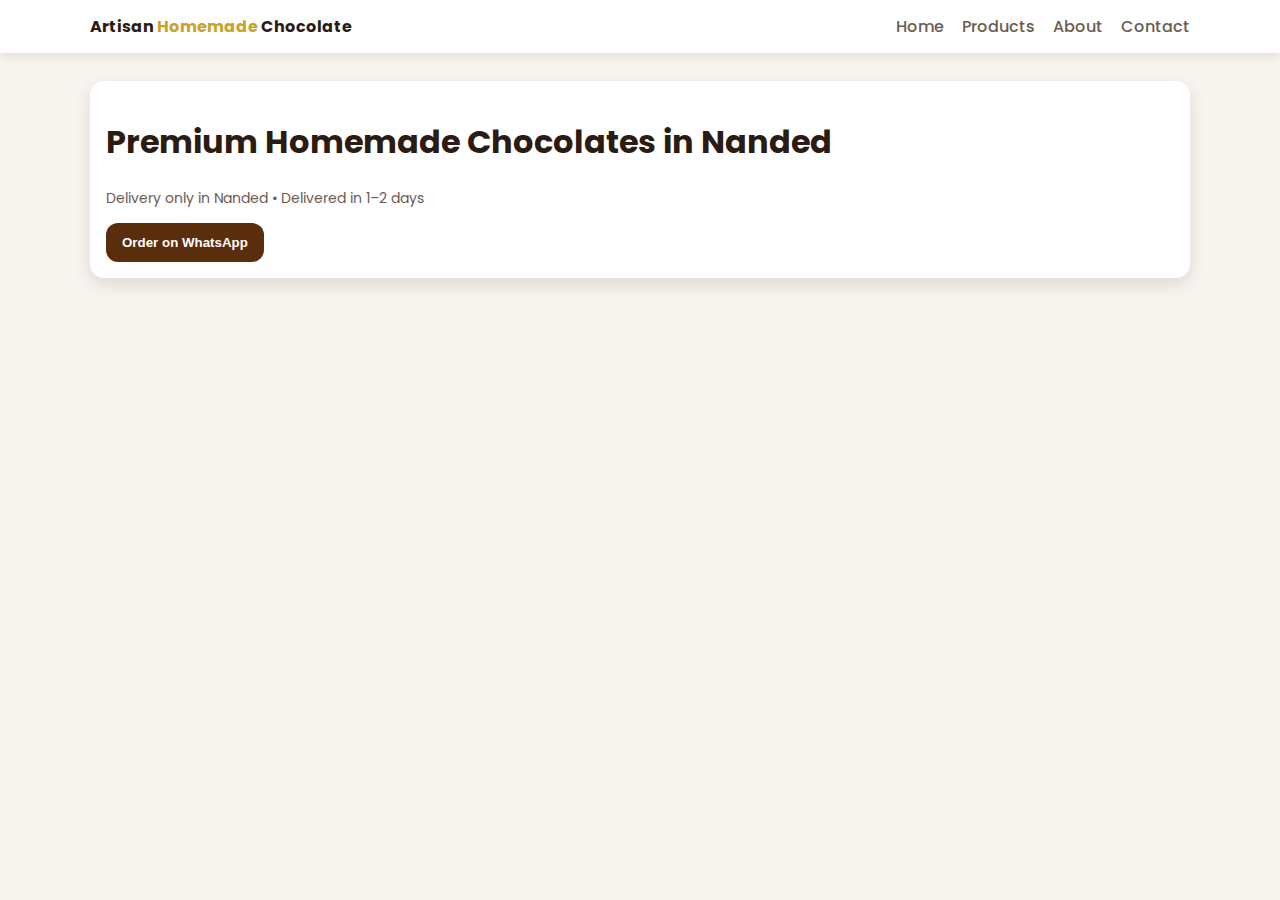
<file: index.html>
<!DOCTYPE html>
<html lang="en">
<head>
  <meta charset="UTF-8" />
  <meta name="viewport" content="width=device-width, initial-scale=1.0"/>
  <title>Artisan Homemade Chocolate</title>

  <link rel="preconnect" href="https://fonts.googleapis.com">
  <link rel="preconnect" href="https://fonts.gstatic.com" crossorigin>
  <link href="https://fonts.googleapis.com/css2?family=Poppins:wght@400;500;600;700&display=swap" rel="stylesheet">

  <link rel="stylesheet" href="style.css">
  <script src="script.js"></script>
</head>
<body>

<header>
  <div class="container navbar">
    <div class="brand">Artisan <span>Homemade</span> Chocolate</div>
    <nav class="nav-links">
      <a href="index.html">Home</a>
      <a href="product.html">Products</a>
      <a href="about.html">About</a>
      <a href="contact.html">Contact</a>
    </nav>
  </div>
</header>

<section class="section">
  <div class="container">
    <div class="card">
      <h1>Premium Homemade Chocolates in Nanded</h1>
      <p class="small">Delivery only in Nanded • Delivered in 1–2 days</p>
      <button class="btn btn-primary"
        onclick="openWhatsApp('Hi Artisan Homemade Chocolate, I want to place an order. Please share the menu.')">
        Order on WhatsApp
      </button>
    </div>
  </div>
</section>

</body>
</html>
</file>
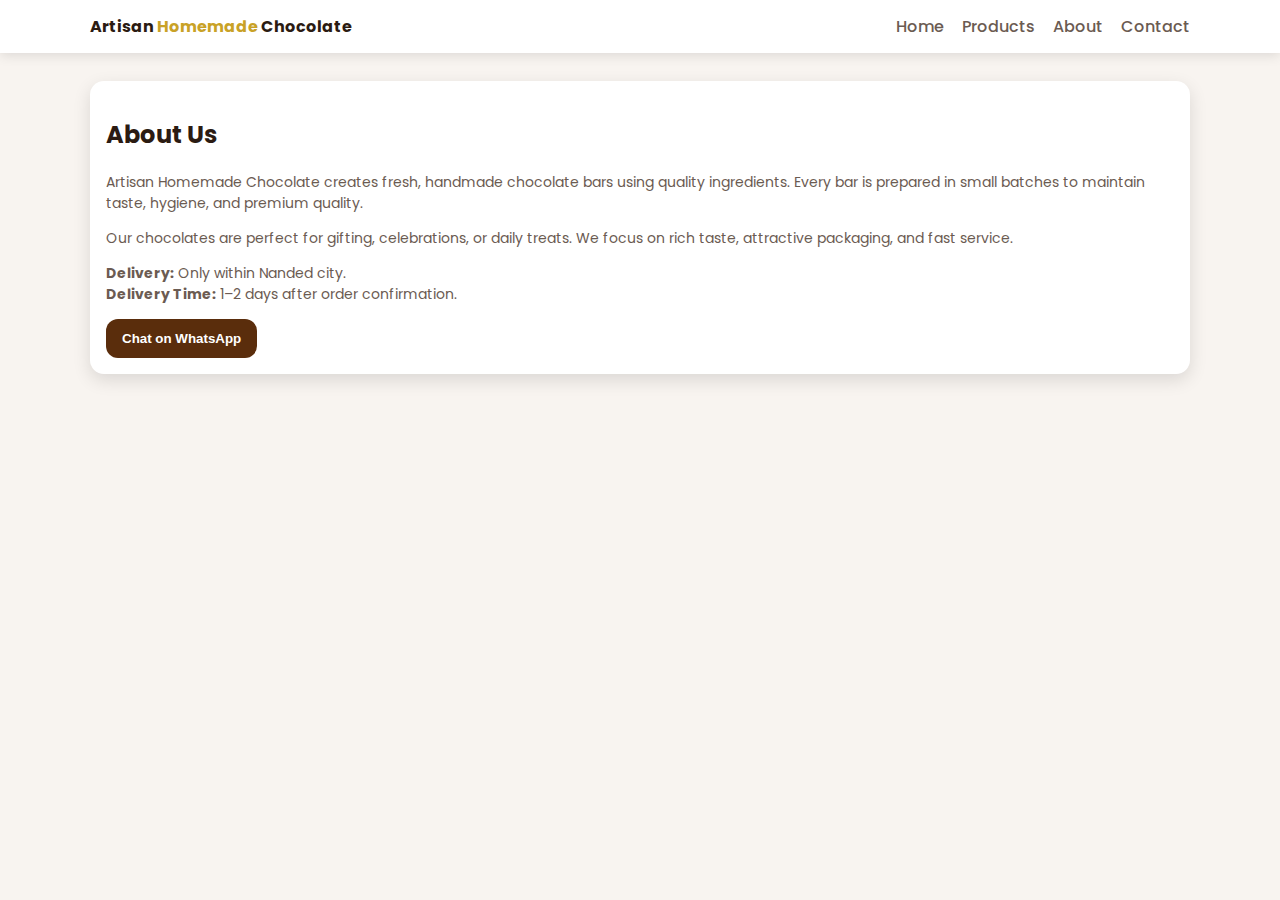
<file: about.html>
<!DOCTYPE html>
<html lang="en">
<head>
  <meta charset="UTF-8" />
  <meta name="viewport" content="width=device-width, initial-scale=1.0"/>
  <title>About - Artisan Homemade Chocolate</title>

  <link rel="preconnect" href="https://fonts.googleapis.com">
  <link rel="preconnect" href="https://fonts.gstatic.com" crossorigin>
  <link href="https://fonts.googleapis.com/css2?family=Poppins:wght@400;500;600;700&display=swap" rel="stylesheet">

  <link rel="stylesheet" href="style.css">
  <script src="script.js"></script>
</head>
<body>

<header>
  <div class="container navbar">
    <div class="brand">Artisan <span>Homemade</span> Chocolate</div>
    <nav class="nav-links">
      <a href="index.html">Home</a>
      <a href="products.html">Products</a>
      <a href="about.html">About</a>
      <a href="contact.html">Contact</a>
    </nav>
  </div>
</header>

<section class="section">
  <div class="container">
    <div class="card">
      <h2>About Us</h2>

      <p class="small">
        Artisan Homemade Chocolate creates fresh, handmade chocolate bars using quality ingredients.
        Every bar is prepared in small batches to maintain taste, hygiene, and premium quality.
      </p>

      <p class="small">
        Our chocolates are perfect for gifting, celebrations, or daily treats.
        We focus on rich taste, attractive packaging, and fast service.
      </p>

      <p class="small">
        <b>Delivery:</b> Only within Nanded city.<br>
        <b>Delivery Time:</b> 1–2 days after order confirmation.
      </p>

      <button class="btn btn-primary"
        onclick="openWhatsApp('Hi Artisan Homemade Chocolate, I want to know more about your chocolates and delivery in Nanded.')">
        Chat on WhatsApp
      </button>
    </div>
  </div>
</section>

</body>
</html>
</file>
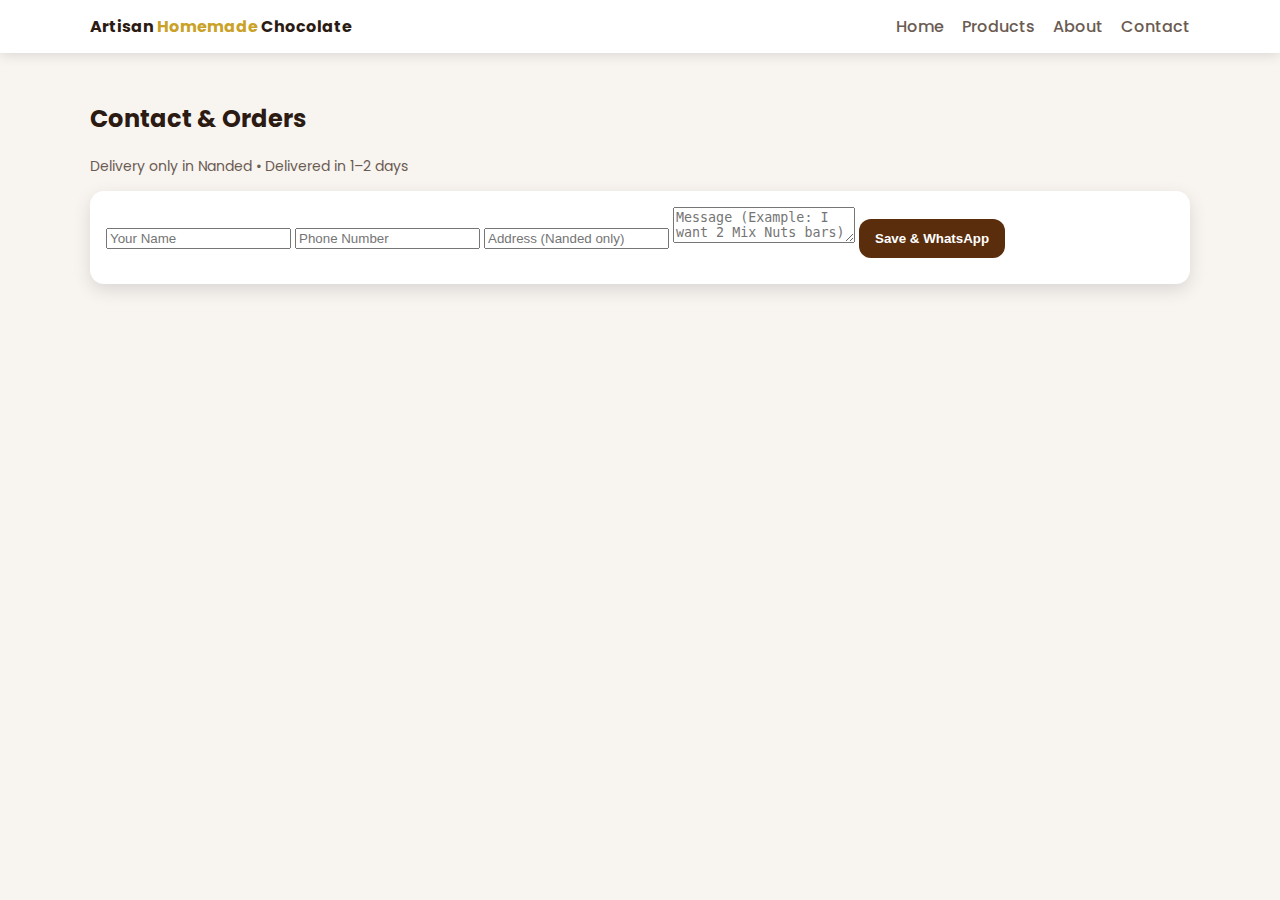
<file: contact.html>
<!DOCTYPE html>
<html lang="en">
<head>
  <meta charset="UTF-8" />
  <meta name="viewport" content="width=device-width, initial-scale=1.0"/>
  <title>Contact - Artisan Homemade Chocolate</title>

  <link rel="preconnect" href="https://fonts.googleapis.com">
  <link rel="preconnect" href="https://fonts.gstatic.com" crossorigin>
  <link href="https://fonts.googleapis.com/css2?family=Poppins:wght@400;500;600;700&display=swap" rel="stylesheet">

  <link rel="stylesheet" href="style.css">
  <script src="script.js"></script>
</head>
<body>

<header>
  <div class="container navbar">
    <div class="brand">Artisan <span>Homemade</span> Chocolate</div>
    <nav class="nav-links">
      <a href="index.html">Home</a>
      <a href="products.html">Products</a>
      <a href="about.html">About</a>
      <a href="contact.html">Contact</a>
    </nav>
  </div>
</header>

<section class="section">
  <div class="container">
    <h2>Contact & Orders</h2>
    <p class="small">Delivery only in Nanded • Delivered in 1–2 days</p>

    <div class="card">
      <form id="contactForm">
        <input id="cName" type="text" placeholder="Your Name" required />
        <input id="cPhone" type="tel" placeholder="Phone Number" required />
        <input id="cAddress" type="text" placeholder="Address (Nanded only)" required />
        <textarea id="cMessage" placeholder="Message (Example: I want 2 Mix Nuts bars)" required></textarea>

        <button class="btn btn-primary" type="submit">
          Save & WhatsApp
        </button>
      </form>

      <div id="successBox" class="small" style="margin-top:10px;"></div>
    </div>
  </div>
</section>

</body>
</html>
</file>
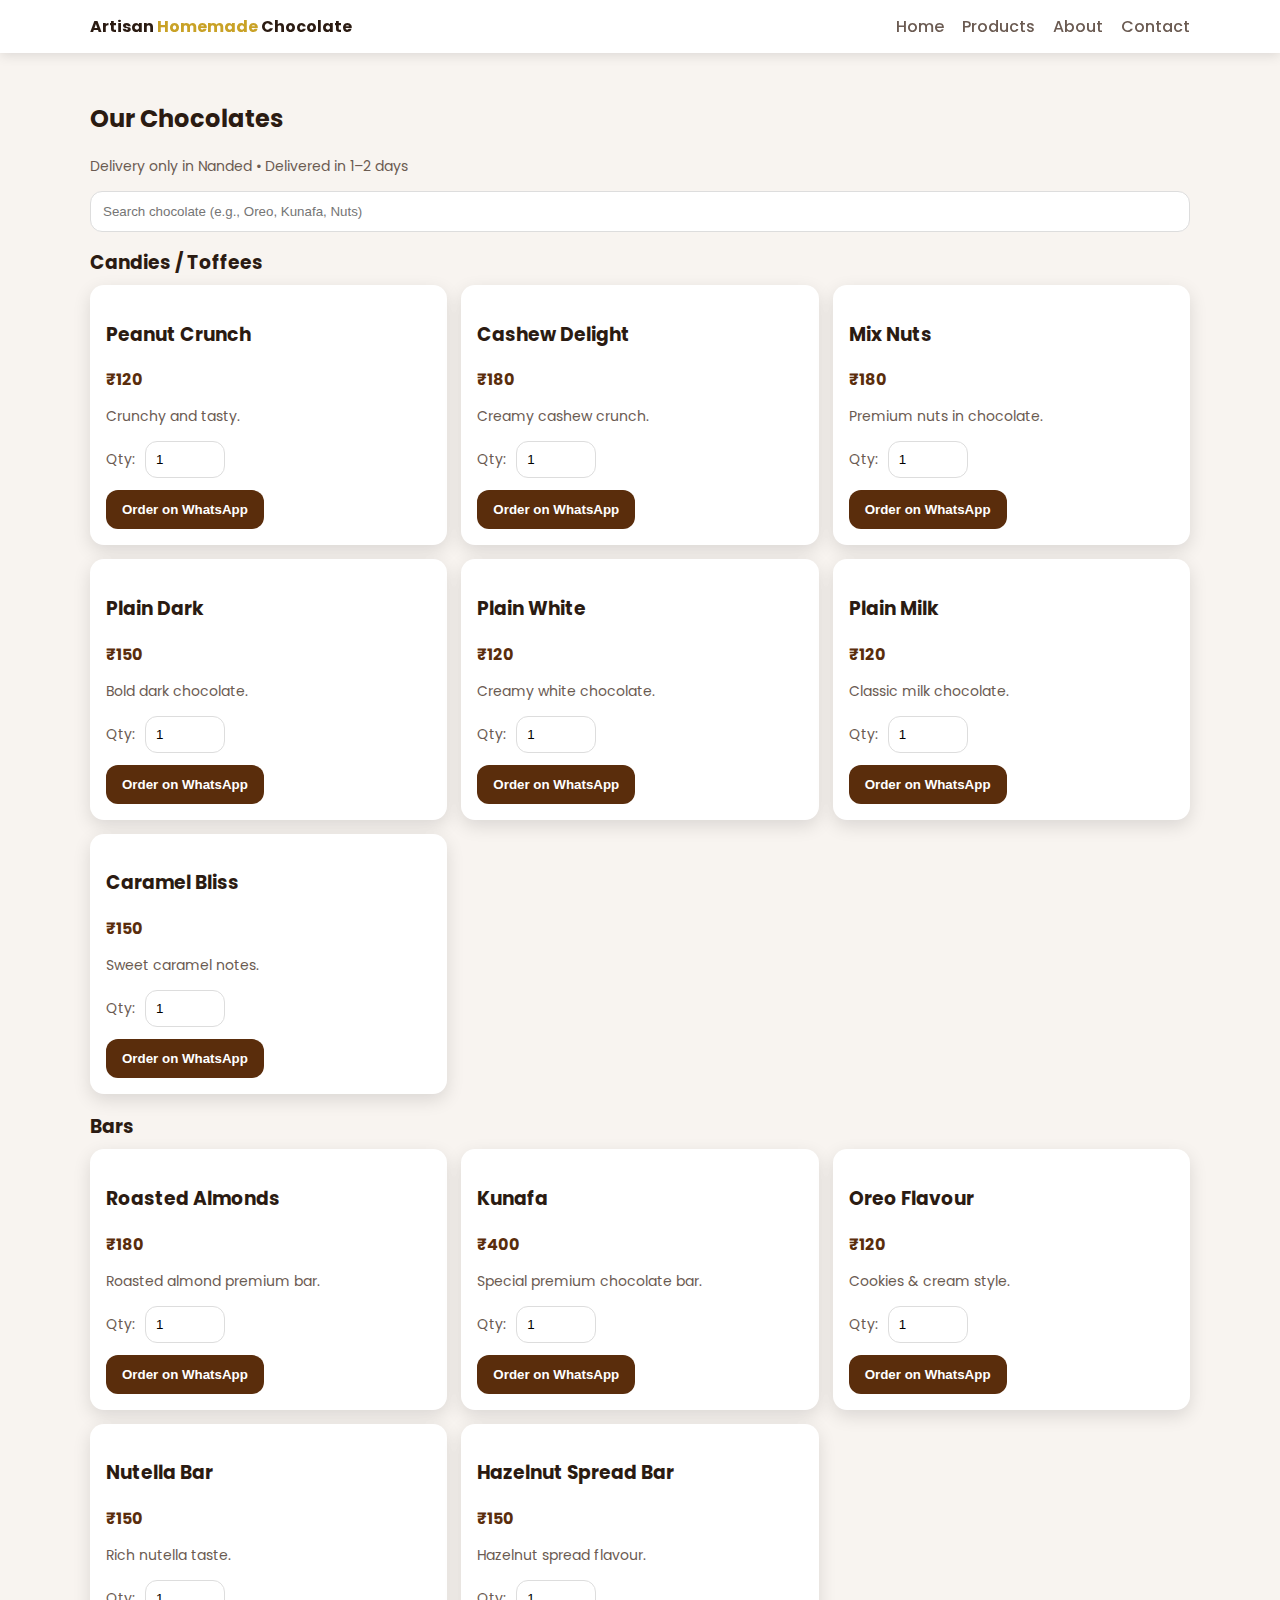
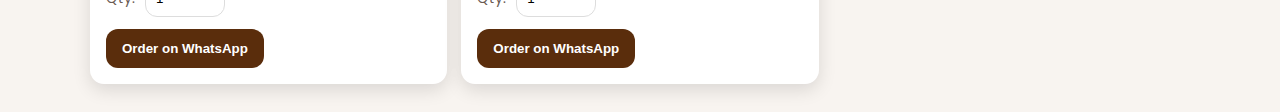
<file: product.html>
<!DOCTYPE html>
<html lang="en">
<head>
  <meta charset="UTF-8" />
  <meta name="viewport" content="width=device-width, initial-scale=1.0"/>
  <title>Products - Artisan Homemade Chocolate</title>

  <link rel="preconnect" href="https://fonts.googleapis.com">
  <link rel="preconnect" href="https://fonts.gstatic.com" crossorigin>
  <link href="https://fonts.googleapis.com/css2?family=Poppins:wght@400;500;600;700&display=swap" rel="stylesheet">

  <link rel="stylesheet" href="style.css">
  <script src="script.js"></script>
</head>
<body>

<header>
  <div class="container navbar">
    <div class="brand">Artisan <span>Homemade</span> Chocolate</div>
    <nav class="nav-links">
      <a href="index.html">Home</a>
      <a href="products.html">Products</a>
      <a href="about.html">About</a>
      <a href="contact.html">Contact</a>
    </nav>
  </div>
</header>

<section class="section">
  <div class="container">
    <h2>Our Chocolates</h2>
    <p class="small">Delivery only in Nanded • Delivered in 1–2 days</p>

    <!-- Search box -->
    <div class="search-wrap">
      <input id="searchInput" type="text" placeholder="Search chocolate (e.g., Oreo, Kunafa, Nuts)">
    </div>

    <h3 style="margin:12px 0 8px;">Candies / Toffees</h3>
    <div class="grid">

      <div class="card product-card" data-name="Peanut Crunch" data-price="120" data-category="Candies">
        <h3>Peanut Crunch</h3>
        <div class="price">₹120</div>
        <p class="small">Crunchy and tasty.</p>

        <div class="qty-row">
          <label class="small">Qty:</label>
          <input class="qty" type="number" min="1" value="1">
        </div>

        <button class="btn btn-primary" onclick="orderFromCard(this)">Order on WhatsApp</button>
      </div>

      <div class="card product-card" data-name="Cashew Delight" data-price="180" data-category="Candies">
        <h3>Cashew Delight</h3>
        <div class="price">₹180</div>
        <p class="small">Creamy cashew crunch.</p>

        <div class="qty-row">
          <label class="small">Qty:</label>
          <input class="qty" type="number" min="1" value="1">
        </div>

        <button class="btn btn-primary" onclick="orderFromCard(this)">Order on WhatsApp</button>
      </div>

      <div class="card product-card" data-name="Mix Nuts" data-price="180" data-category="Candies">
        <h3>Mix Nuts</h3>
        <div class="price">₹180</div>
        <p class="small">Premium nuts in chocolate.</p>

        <div class="qty-row">
          <label class="small">Qty:</label>
          <input class="qty" type="number" min="1" value="1">
        </div>

        <button class="btn btn-primary" onclick="orderFromCard(this)">Order on WhatsApp</button>
      </div>

      <div class="card product-card" data-name="Plain Dark" data-price="150" data-category="Candies">
        <h3>Plain Dark</h3>
        <div class="price">₹150</div>
        <p class="small">Bold dark chocolate.</p>

        <div class="qty-row">
          <label class="small">Qty:</label>
          <input class="qty" type="number" min="1" value="1">
        </div>

        <button class="btn btn-primary" onclick="orderFromCard(this)">Order on WhatsApp</button>
      </div>

      <div class="card product-card" data-name="Plain White" data-price="120" data-category="Candies">
        <h3>Plain White</h3>
        <div class="price">₹120</div>
        <p class="small">Creamy white chocolate.</p>

        <div class="qty-row">
          <label class="small">Qty:</label>
          <input class="qty" type="number" min="1" value="1">
        </div>

        <button class="btn btn-primary" onclick="orderFromCard(this)">Order on WhatsApp</button>
      </div>

      <div class="card product-card" data-name="Plain Milk" data-price="120" data-category="Candies">
        <h3>Plain Milk</h3>
        <div class="price">₹120</div>
        <p class="small">Classic milk chocolate.</p>

        <div class="qty-row">
          <label class="small">Qty:</label>
          <input class="qty" type="number" min="1" value="1">
        </div>

        <button class="btn btn-primary" onclick="orderFromCard(this)">Order on WhatsApp</button>
      </div>

      <div class="card product-card" data-name="Caramel Bliss" data-price="150" data-category="Candies">
        <h3>Caramel Bliss</h3>
        <div class="price">₹150</div>
        <p class="small">Sweet caramel notes.</p>

        <div class="qty-row">
          <label class="small">Qty:</label>
          <input class="qty" type="number" min="1" value="1">
        </div>

        <button class="btn btn-primary" onclick="orderFromCard(this)">Order on WhatsApp</button>
      </div>

    </div>

    <h3 style="margin:18px 0 8px;">Bars</h3>
    <div class="grid">

      <div class="card product-card" data-name="Roasted Almonds" data-price="180" data-category="Bars">
        <h3>Roasted Almonds</h3>
        <div class="price">₹180</div>
        <p class="small">Roasted almond premium bar.</p>

        <div class="qty-row">
          <label class="small">Qty:</label>
          <input class="qty" type="number" min="1" value="1">
        </div>

        <button class="btn btn-primary" onclick="orderFromCard(this)">Order on WhatsApp</button>
      </div>

      <div class="card product-card" data-name="Kunafa" data-price="400" data-category="Bars">
        <h3>Kunafa</h3>
        <div class="price">₹400</div>
        <p class="small">Special premium chocolate bar.</p>

        <div class="qty-row">
          <label class="small">Qty:</label>
          <input class="qty" type="number" min="1" value="1">
        </div>

        <button class="btn btn-primary" onclick="orderFromCard(this)">Order on WhatsApp</button>
      </div>

      <div class="card product-card" data-name="Oreo Flavour" data-price="120" data-category="Bars">
        <h3>Oreo Flavour</h3>
        <div class="price">₹120</div>
        <p class="small">Cookies & cream style.</p>

        <div class="qty-row">
          <label class="small">Qty:</label>
          <input class="qty" type="number" min="1" value="1">
        </div>

        <button class="btn btn-primary" onclick="orderFromCard(this)">Order on WhatsApp</button>
      </div>

      <div class="card product-card" data-name="Nutella Bar" data-price="150" data-category="Bars">
        <h3>Nutella Bar</h3>
        <div class="price">₹150</div>
        <p class="small">Rich nutella taste.</p>

        <div class="qty-row">
          <label class="small">Qty:</label>
          <input class="qty" type="number" min="1" value="1">
        </div>

        <button class="btn btn-primary" onclick="orderFromCard(this)">Order on WhatsApp</button>
      </div>

      <div class="card product-card" data-name="Hazelnut Spread Bar" data-price="150" data-category="Bars">
        <h3>Hazelnut Spread Bar</h3>
        <div class="price">₹150</div>
        <p class="small">Hazelnut spread flavour.</p>

        <div class="qty-row">
          <label class="small">Qty:</label>
          <input class="qty" type="number" min="1" value="1">
        </div>

        <button class="btn btn-primary" onclick="orderFromCard(this)">Order on WhatsApp</button>
      </div>

    </div>

  </div>
</section>

</body>
</html>
</file>
<file: style.css>
:root{
  --bg:#f8f4f0;
  --card:#ffffff;
  --text:#2b1b12;
  --muted:#6b5b52;
  --primary:#5a2d0c;
  --accent:#c9a227;
  --shadow: rgba(0,0,0,0.12);
  --radius:14px;
}
*{box-sizing:border-box;}
body{
  margin:0;
  font-family: Poppins, sans-serif;
  background:var(--bg);
  color:var(--text);
}
.container{width:min(1100px,92%);margin:0 auto;}
header{
  background:var(--card);
  box-shadow:0 2px 12px var(--shadow);
  position:sticky;top:0;z-index:10;
}
.navbar{display:flex;align-items:center;justify-content:space-between;padding:14px 0;}
.brand{font-weight:700;}
.brand span{color:var(--accent);}
.nav-links{display:flex;gap:18px;}
.nav-links a{color:var(--muted);text-decoration:none;font-weight:500;}
.nav-links a:hover{color:var(--primary);}
.section{padding:28px 0;}
.card{
  background:var(--card);
  border-radius:var(--radius);
  box-shadow:0 6px 18px var(--shadow);
  padding:16px;
}
.btn{
  padding:12px 16px;border-radius:12px;border:none;
  font-weight:600;cursor:pointer;
}
.btn-primary{background:var(--primary);color:#fff;}
.small{color:var(--muted);font-size:14px;}


.grid{
  display:grid;
  grid-template-columns: repeat(3, 1fr);
  gap: 14px;
}

.price{
  font-weight:700;
  color: var(--primary);
  margin: 6px 0;
}

.search-wrap{
  display:flex;
  gap:10px;
  margin: 12px 0 16px;
}

.search-wrap input{
  flex:1;
  padding: 12px;
  border-radius: 12px;
  border: 1px solid #ddd;
  outline: none;
}

@media (max-width: 900px){
  .grid{ grid-template-columns: repeat(2, 1fr); }
}

@media (max-width: 650px){
  .grid{ grid-template-columns: 1fr; }
}
.qty-row{
  display:flex;
  align-items:center;
  gap:10px;
  margin: 10px 0 12px;
}
.qty{
  width: 80px;
  padding: 10px;
  border-radius: 12px;
  border: 1px solid #ddd;
  outline: none;
}
</file>
